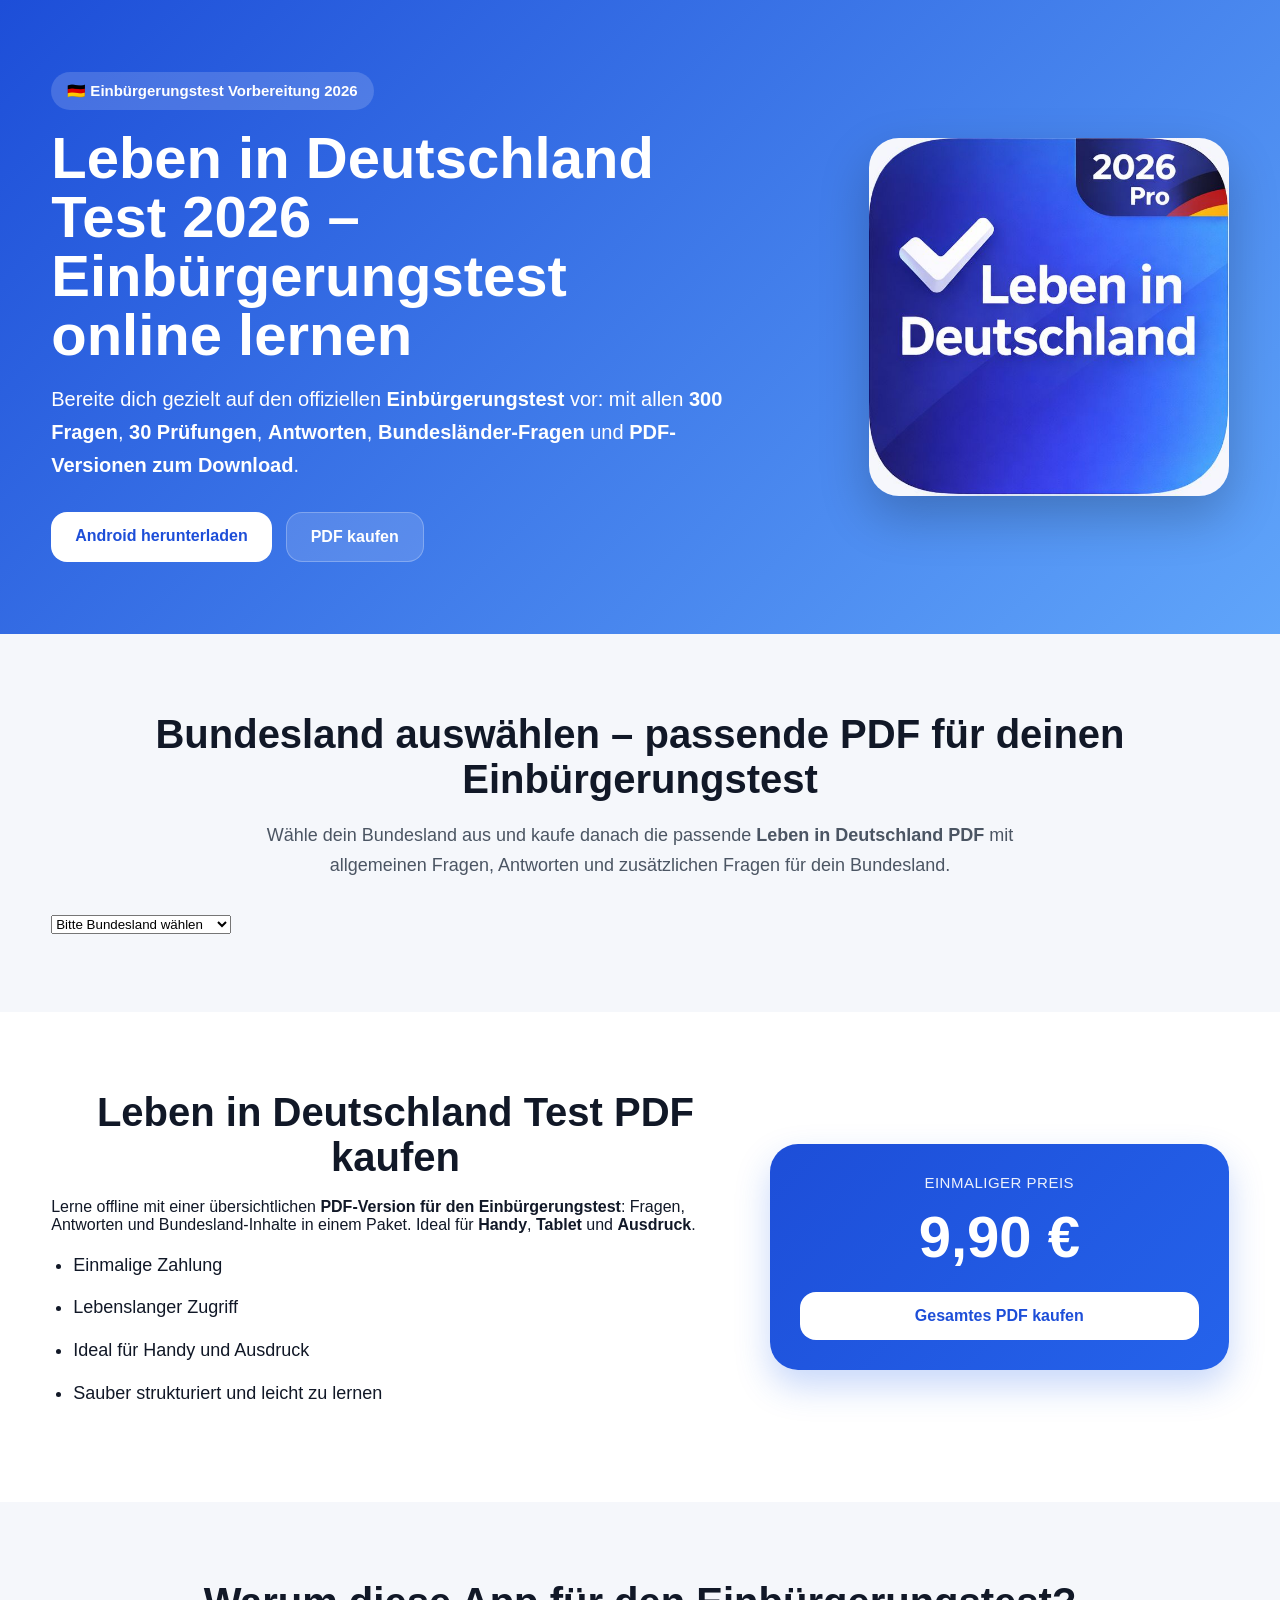
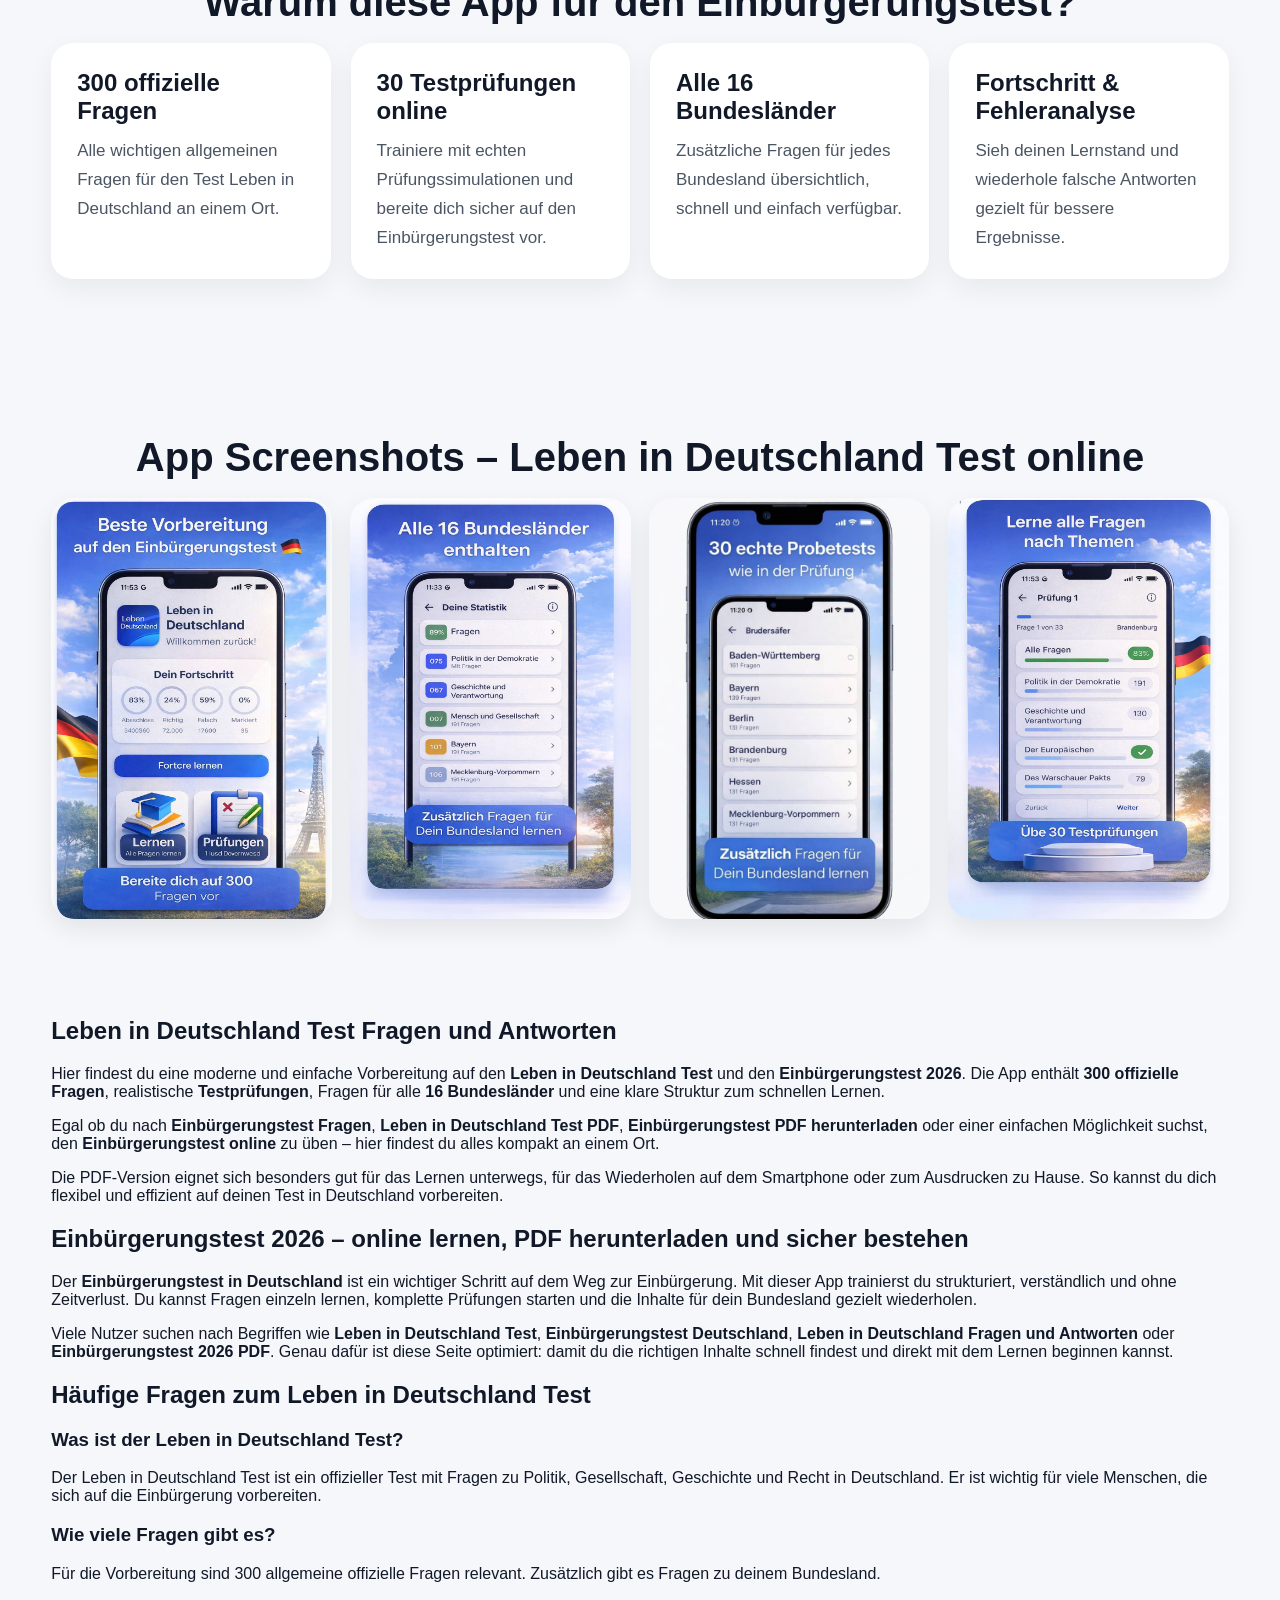
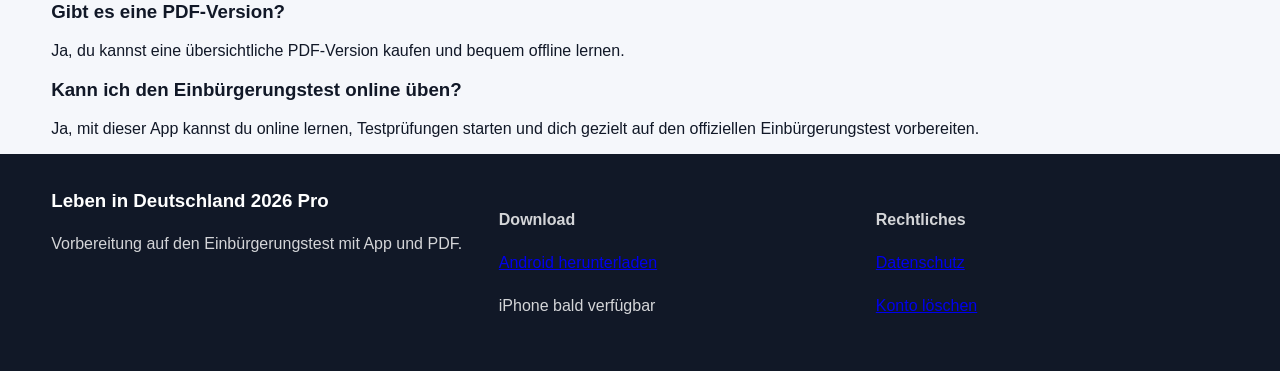
<file: index.html>
<!DOCTYPE html>
<html lang="de">
<head>
  <meta charset="UTF-8" />
  <meta name="viewport" content="width=device-width, initial-scale=1.0" />

  <meta name="google-site-verification" content="UKabABoNslpuBA9yHsxez85sZU-n7hijXNKGL5gckxY" />

  <title>Einbürgerungstest 2026 – Leben in Deutschland Test, Fragen, PDF & Download</title>

  <meta
    name="description"
    content="Leben in Deutschland Test 2026: alle 300 offiziellen Fragen, 30 Prüfungen, alle 16 Bundesländer, Antworten und PDF-Versionen. Jetzt online für den Einbürgerungstest lernen und Android App herunterladen."
  />

  <meta
    name="keywords"
    content="Leben in Deutschland Test, Einbürgerungstest, Einbürgerungstest 2026, Leben in Deutschland Fragen, Einbürgerungstest Fragen und Antworten, Leben in Deutschland Test PDF, Einbürgerungstest PDF, Leben in Deutschland herunterladen, Einbürgerungstest online, Bundesländer Fragen, Deutschland Test 2026"
  />

  <meta name="robots" content="index, follow, max-image-preview:large, max-snippet:-1, max-video-preview:-1" />
  <meta name="author" content="Bakhtovar Valiev" />
  <meta name="language" content="de" />

  <link rel="canonical" href="https://lebendeutschland-test.de/" />

  <link rel="icon" href="/assets/icons/favicon.ico" />
  <link rel="icon" type="image/png" sizes="32x32" href="/assets/icons/favicon-32x32.png" />
  <link rel="icon" type="image/png" sizes="16x16" href="/assets/icons/favicon-16x16.png" />
  <link rel="apple-touch-icon" sizes="180x180" href="/assets/icons/apple-touch-icon.png" />
  <link rel="manifest" href="/site.webmanifest" />

  <meta property="og:locale" content="de_DE" />
  <meta property="og:type" content="website" />
  <meta property="og:site_name" content="Leben in Deutschland Test 2026" />
  <meta property="og:title" content="Einbürgerungstest 2026 – Leben in Deutschland Test, Fragen, PDF & Download" />
  <meta
    property="og:description"
    content="Alle 300 offiziellen Fragen, 30 Prüfungen, alle 16 Bundesländer, PDF-Versionen und Android App zur Vorbereitung auf den Einbürgerungstest."
  />
  <meta property="og:url" content="https://lebendeutschland-test.de/" />
  <meta property="og:image" content="https://lebendeutschland-test.de/assets/icons/android-chrome-512x512.png" />
  <meta property="og:image:width" content="512" />
  <meta property="og:image:height" content="512" />

  <meta name="twitter:card" content="summary_large_image" />
  <meta name="twitter:title" content="Leben in Deutschland Test 2026 – Einbürgerungstest Fragen" />
  <meta
    name="twitter:description"
    content="300 offizielle Fragen, 30 Prüfungen, alle Bundesländer, PDF-Versionen und Android App für den Einbürgerungstest."
  />
  <meta name="twitter:image" content="https://lebendeutschland-test.de/assets/icons/android-chrome-512x512.png" />

  <link rel="stylesheet" href="css/style.css" />

  <script type="application/ld+json">
  {
    "@context": "https://schema.org",
    "@graph": [
      {
        "@type": "WebSite",
        "@id": "https://lebendeutschland-test.de/#website",
        "url": "https://lebendeutschland-test.de/",
        "name": "Leben in Deutschland Test 2026",
        "inLanguage": "de",
        "potentialAction": {
          "@type": "SearchAction",
          "target": "https://lebendeutschland-test.de/?q={search_term_string}",
          "query-input": "required name=search_term_string"
        }
      },
      {
        "@type": "SoftwareApplication",
        "name": "Leben in Deutschland 2026 Pro",
        "alternateName": "Leben in Deutschland Test 2026",
        "applicationCategory": "EducationalApplication",
        "operatingSystem": "Android",
        "description": "Android App zur Vorbereitung auf den Leben in Deutschland Test und Einbürgerungstest 2026 mit 300 offiziellen Fragen, 30 Prüfungen und Bundesländer-Fragen.",
        "url": "https://lebendeutschland-test.de/",
        "downloadUrl": "https://play.google.com/store/apps/details?id=com.leben.app",
        "installUrl": "https://play.google.com/store/apps/details?id=com.leben.app",
        "sameAs": [
          "https://play.google.com/store/apps/details?id=com.leben.app"
        ],
        "image": "https://lebendeutschland-test.de/assets/icons/android-chrome-512x512.png",
        "author": {
          "@type": "Person",
          "name": "Bakhtovar Valiev"
        },
        "offers": {
          "@type": "Offer",
          "price": "0",
          "priceCurrency": "EUR",
          "availability": "https://schema.org/InStock"
        }
      },
      {
        "@type": "FAQPage",
        "mainEntity": [
          {
            "@type": "Question",
            "name": "Was ist der Leben in Deutschland Test?",
            "acceptedAnswer": {
              "@type": "Answer",
              "text": "Der Leben in Deutschland Test ist ein offizieller Test zur Vorbereitung auf die Einbürgerung in Deutschland. Er enthält allgemeine Fragen sowie zusätzliche Fragen für das jeweilige Bundesland."
            }
          },
          {
            "@type": "Question",
            "name": "Wie viele Fragen gibt es für den Einbürgerungstest?",
            "acceptedAnswer": {
              "@type": "Answer",
              "text": "Zur Vorbereitung stehen 300 offizielle allgemeine Fragen sowie zusätzliche Bundesländer-Fragen zur Verfügung."
            }
          },
          {
            "@type": "Question",
            "name": "Gibt es eine PDF-Version zum Download?",
            "acceptedAnswer": {
              "@type": "Answer",
              "text": "Ja, es gibt eine übersichtliche PDF-Version mit Fragen, Antworten und Bundesland-Inhalten für das Lernen auf dem Handy oder als Ausdruck."
            }
          },
          {
            "@type": "Question",
            "name": "Gibt es eine Android App?",
            "acceptedAnswer": {
              "@type": "Answer",
              "text": "Ja, die Android App Leben in Deutschland 2026 Pro ist im Google Play Store verfügbar."
            }
          }
        ]
      }
    ]
  }
  </script>
</head>

<body>

  <header class="hero">
    <div class="container hero-content">
      <div class="hero-text">
        <span class="badge">🇩🇪 Einbürgerungstest Vorbereitung 2026</span>
        <h1>Leben in Deutschland Test 2026 – Einbürgerungstest online lernen</h1>
        <p>
          Bereite dich gezielt auf den offiziellen <strong>Einbürgerungstest</strong> vor:
          mit allen <strong>300 Fragen</strong>, <strong>30 Prüfungen</strong>,
          <strong>Antworten</strong>, <strong>Bundesländer-Fragen</strong> und
          <strong>PDF-Versionen zum Download</strong>.
        </p>

        <div class="hero-buttons">
          <a
            href="https://play.google.com/store/apps/details?id=com.leben.app"
            class="btn btn-primary"
            target="_blank"
            rel="noopener noreferrer"
            aria-label="Android App für Leben in Deutschland Test im Google Play Store herunterladen"
          >
            Android herunterladen
          </a>
          <a href="#pdf-kaufen" class="btn btn-secondary" aria-label="PDF für Leben in Deutschland Test kaufen">
            PDF kaufen
          </a>
        </div>
      </div>

      <div class="hero-image">
        <img
          src="assets/images/app_logo.png"
          alt="Leben in Deutschland Test 2026 App Logo für den Einbürgerungstest"
        />
      </div>
    </div>
  </header>

  <section class="bundeslaender-section" id="bundeslaender">
    <div class="container">
      <h2>Bundesland auswählen – passende PDF für deinen Einbürgerungstest</h2>
      <p class="section-text">
        Wähle dein Bundesland aus und kaufe danach die passende
        <strong>Leben in Deutschland PDF</strong> mit allgemeinen Fragen,
        Antworten und zusätzlichen Fragen für dein Bundesland.
      </p>

      <select id="bundesland-select" class="bundesland-select" aria-label="Bundesland für Einbürgerungstest auswählen">
        <option value="">Bitte Bundesland wählen</option>
        <option>Baden-Württemberg</option>
        <option>Bayern</option>
        <option>Berlin</option>
        <option>Brandenburg</option>
        <option>Bremen</option>
        <option>Hamburg</option>
        <option>Hessen</option>
        <option>Mecklenburg-Vorpommern</option>
        <option>Niedersachsen</option>
        <option>Nordrhein-Westfalen</option>
        <option>Rheinland-Pfalz</option>
        <option>Saarland</option>
        <option>Sachsen</option>
        <option>Sachsen-Anhalt</option>
        <option>Schleswig-Holstein</option>
        <option>Thüringen</option>
      </select>

      <div class="bundesland-card" id="bundesland-card" style="display: none;">
        <h3 id="bundesland-title">Bundesland PDF</h3>
        <p>
          PDF mit allgemeinen Fragen, offiziellen Antworten und zusätzlichen Fragen
          für dein ausgewähltes Bundesland – ideal für die Vorbereitung auf den
          <strong>Einbürgerungstest in Deutschland</strong>.
        </p>
        <div class="mini-price">9,90 €</div>
        <a
          href="https://buy.stripe.com/14AbJ20qF0Sz08CeSN9Ve00"
          id="bundesland-buy-btn"
          class="btn btn-primary"
          target="_blank"
          rel="noopener noreferrer"
          aria-label="Bundesland PDF kaufen"
        >
          PDF kaufen
        </a>
      </div>
    </div>
  </section>

  <section class="pdf-block" id="pdf-kaufen">
    <div class="container pdf-inner">
      <div>
        <h2>Leben in Deutschland Test PDF kaufen</h2>
        <p>
          Lerne offline mit einer übersichtlichen <strong>PDF-Version für den Einbürgerungstest</strong>:
          Fragen, Antworten und Bundesland-Inhalte in einem Paket. Ideal für
          <strong>Handy</strong>, <strong>Tablet</strong> und <strong>Ausdruck</strong>.
        </p>
        <ul class="pdf-list">
          <li>Einmalige Zahlung</li>
          <li>Lebenslanger Zugriff</li>
          <li>Ideal für Handy und Ausdruck</li>
          <li>Sauber strukturiert und leicht zu lernen</li>
        </ul>
      </div>

      <div class="price-card">
        <div class="price-label">Einmaliger Preis</div>
        <div class="price">9,90 €</div>
        <a
          href="https://buy.stripe.com/14AbJ20qF0Sz08CeSN9Ve00"
          id="gesamt-pdf-btn"
          class="btn btn-light btn-full"
          target="_blank"
          rel="noopener noreferrer"
          aria-label="Gesamtes PDF für Leben in Deutschland Test kaufen"
        >
          Gesamtes PDF kaufen
        </a>
      </div>
    </div>
  </section>

  <section class="features" id="warum-app">
    <div class="container">
      <h2>Warum diese App für den Einbürgerungstest?</h2>
      <div class="feature-grid">
        <div class="card">
          <h3>300 offizielle Fragen</h3>
          <p>Alle wichtigen allgemeinen Fragen für den Test Leben in Deutschland an einem Ort.</p>
        </div>
        <div class="card">
          <h3>30 Testprüfungen online</h3>
          <p>Trainiere mit echten Prüfungssimulationen und bereite dich sicher auf den Einbürgerungstest vor.</p>
        </div>
        <div class="card">
          <h3>Alle 16 Bundesländer</h3>
          <p>Zusätzliche Fragen für jedes Bundesland übersichtlich, schnell und einfach verfügbar.</p>
        </div>
        <div class="card">
          <h3>Fortschritt & Fehleranalyse</h3>
          <p>Sieh deinen Lernstand und wiederhole falsche Antworten gezielt für bessere Ergebnisse.</p>
        </div>
      </div>
    </div>
  </section>

  <section class="screenshots">
    <div class="container">
      <h2>App Screenshots – Leben in Deutschland Test online</h2>
      <div class="screenshots-grid">
        <img
          src="assets/screenshots/screen-1.png"
          alt="Leben in Deutschland Test 2026 Screenshot mit Fragen und Antworten"
          loading="lazy"
        />
        <img
          src="assets/screenshots/screen-2.png"
          alt="Einbürgerungstest App Screenshot mit Testprüfung"
          loading="lazy"
        />
        <img
          src="assets/screenshots/screen-3.png"
          alt="Bundesländer Fragen für den Leben in Deutschland Test"
          loading="lazy"
        />
        <img
          src="assets/screenshots/screen-4.png"
          alt="Einbürgerungstest 2026 App Übersicht und Lernfortschritt"
          loading="lazy"
        />
      </div>
    </div>
  </section>

  <section class="seo-text">
    <div class="container">
      <h2>Leben in Deutschland Test Fragen und Antworten</h2>
      <p>
        Hier findest du eine moderne und einfache Vorbereitung auf den
        <strong>Leben in Deutschland Test</strong> und den
        <strong>Einbürgerungstest 2026</strong>. Die App enthält
        <strong>300 offizielle Fragen</strong>, realistische
        <strong>Testprüfungen</strong>, Fragen für alle
        <strong>16 Bundesländer</strong> und eine klare Struktur zum schnellen Lernen.
      </p>
      <p>
        Egal ob du nach <strong>Einbürgerungstest Fragen</strong>,
        <strong>Leben in Deutschland Test PDF</strong>,
        <strong>Einbürgerungstest PDF herunterladen</strong> oder einer
        einfachen Möglichkeit suchst, den <strong>Einbürgerungstest online</strong>
        zu üben – hier findest du alles kompakt an einem Ort.
      </p>
      <p>
        Die PDF-Version eignet sich besonders gut für das Lernen unterwegs,
        für das Wiederholen auf dem Smartphone oder zum Ausdrucken zu Hause.
        So kannst du dich flexibel und effizient auf deinen Test in Deutschland vorbereiten.
      </p>
    </div>
  </section>

  <section class="seo-text">
    <div class="container">
      <h2>Einbürgerungstest 2026 – online lernen, PDF herunterladen und sicher bestehen</h2>
      <p>
        Der <strong>Einbürgerungstest in Deutschland</strong> ist ein wichtiger Schritt
        auf dem Weg zur Einbürgerung. Mit dieser App trainierst du strukturiert,
        verständlich und ohne Zeitverlust. Du kannst Fragen einzeln lernen,
        komplette Prüfungen starten und die Inhalte für dein Bundesland gezielt wiederholen.
      </p>
      <p>
        Viele Nutzer suchen nach Begriffen wie <strong>Leben in Deutschland Test</strong>,
        <strong>Einbürgerungstest Deutschland</strong>,
        <strong>Leben in Deutschland Fragen und Antworten</strong> oder
        <strong>Einbürgerungstest 2026 PDF</strong>. Genau dafür ist diese Seite optimiert:
        damit du die richtigen Inhalte schnell findest und direkt mit dem Lernen beginnen kannst.
      </p>
    </div>
  </section>

  <section class="seo-text">
    <div class="container">
      <h2>Häufige Fragen zum Leben in Deutschland Test</h2>

      <h3>Was ist der Leben in Deutschland Test?</h3>
      <p>
        Der Leben in Deutschland Test ist ein offizieller Test mit Fragen zu Politik,
        Gesellschaft, Geschichte und Recht in Deutschland. Er ist wichtig für viele Menschen,
        die sich auf die Einbürgerung vorbereiten.
      </p>

      <h3>Wie viele Fragen gibt es?</h3>
      <p>
        Für die Vorbereitung sind 300 allgemeine offizielle Fragen relevant.
        Zusätzlich gibt es Fragen zu deinem Bundesland.
      </p>

      <h3>Gibt es eine PDF-Version?</h3>
      <p>
        Ja, du kannst eine übersichtliche PDF-Version kaufen und bequem offline lernen.
      </p>

      <h3>Kann ich den Einbürgerungstest online üben?</h3>
      <p>
        Ja, mit dieser App kannst du online lernen, Testprüfungen starten und dich
        gezielt auf den offiziellen Einbürgerungstest vorbereiten.
      </p>
    </div>
  </section>

  <footer class="footer">
    <div class="container footer-inner">
      <div>
        <h3>Leben in Deutschland 2026 Pro</h3>
        <p>Vorbereitung auf den Einbürgerungstest mit App und PDF.</p>
      </div>

      <div>
        <p><strong>Download</strong></p>
        <p>
          <a
            href="https://play.google.com/store/apps/details?id=com.leben.app"
            target="_blank"
            rel="noopener noreferrer"
          >
            Android herunterladen
          </a>
        </p>
        <p>iPhone bald verfügbar</p>
      </div>

      <div>
        <p><strong>Rechtliches</strong></p>
        <p><a href="privacy.html">Datenschutz</a></p>
        <p><a href="delete-account.html">Konto löschen</a></p>
      </div>
    </div>
  </footer>

  <script src="js/main.js"></script>

</body>
</html>
</file>
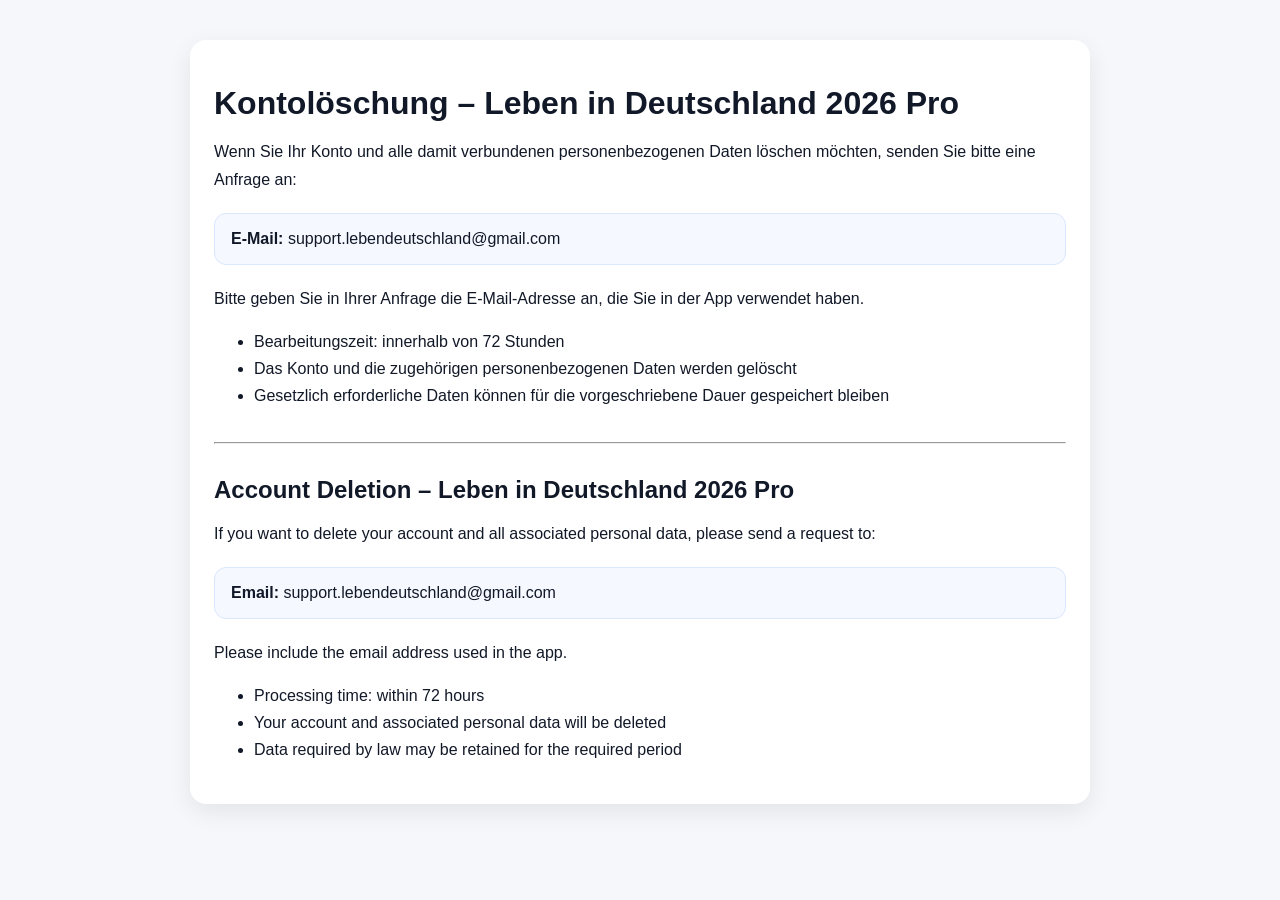
<file: delete-account.html>
<!DOCTYPE html>
<html lang="de">
<head>
  <meta charset="UTF-8" />
  <meta name="viewport" content="width=device-width, initial-scale=1.0" />
  <title>Kontolöschung – Leben in Deutschland Test DE</title>
  <meta name="description" content="Anfrage zur Löschung des Kontos und aller verbundenen Daten für die App Leben in Deutschland 2026 Pro." />
  <link rel="stylesheet" href="css/style.css" />
  <style>
    .delete-wrap{
      max-width: 900px;
      margin: 40px auto;
      padding: 24px;
      background: #fff;
      border-radius: 16px;
      box-shadow: 0 8px 24px rgba(0,0,0,.08);
    }
    .delete-wrap h1, .delete-wrap h2{
      margin-bottom: 16px;
    }
    .delete-box{
      background: #f5f8ff;
      border: 1px solid #dbe7ff;
      padding: 16px;
      border-radius: 12px;
      margin: 20px 0;
    }
    .delete-wrap p, .delete-wrap li{
      line-height: 1.7;
    }
  </style>
</head>
<body>
  <main class="delete-wrap">
    <h1>Kontolöschung – Leben in Deutschland 2026 Pro</h1>

    <p>
      Wenn Sie Ihr Konto und alle damit verbundenen personenbezogenen Daten löschen möchten,
      senden Sie bitte eine Anfrage an:
    </p>

    <div class="delete-box">
      <strong>E-Mail:</strong> support.lebendeutschland@gmail.com
    </div>

    <p>
      Bitte geben Sie in Ihrer Anfrage die E-Mail-Adresse an, die Sie in der App verwendet haben.
    </p>

    <ul>
      <li>Bearbeitungszeit: innerhalb von 72 Stunden</li>
      <li>Das Konto und die zugehörigen personenbezogenen Daten werden gelöscht</li>
      <li>Gesetzlich erforderliche Daten können für die vorgeschriebene Dauer gespeichert bleiben</li>
    </ul>

    <hr style="margin:32px 0;">

    <h2>Account Deletion – Leben in Deutschland 2026 Pro</h2>

    <p>
      If you want to delete your account and all associated personal data,
      please send a request to:
    </p>

    <div class="delete-box">
      <strong>Email:</strong> support.lebendeutschland@gmail.com
    </div>

    <p>Please include the email address used in the app.</p>

    <ul>
      <li>Processing time: within 72 hours</li>
      <li>Your account and associated personal data will be deleted</li>
      <li>Data required by law may be retained for the required period</li>
    </ul>
  </main>
</body>
</html>
</file>
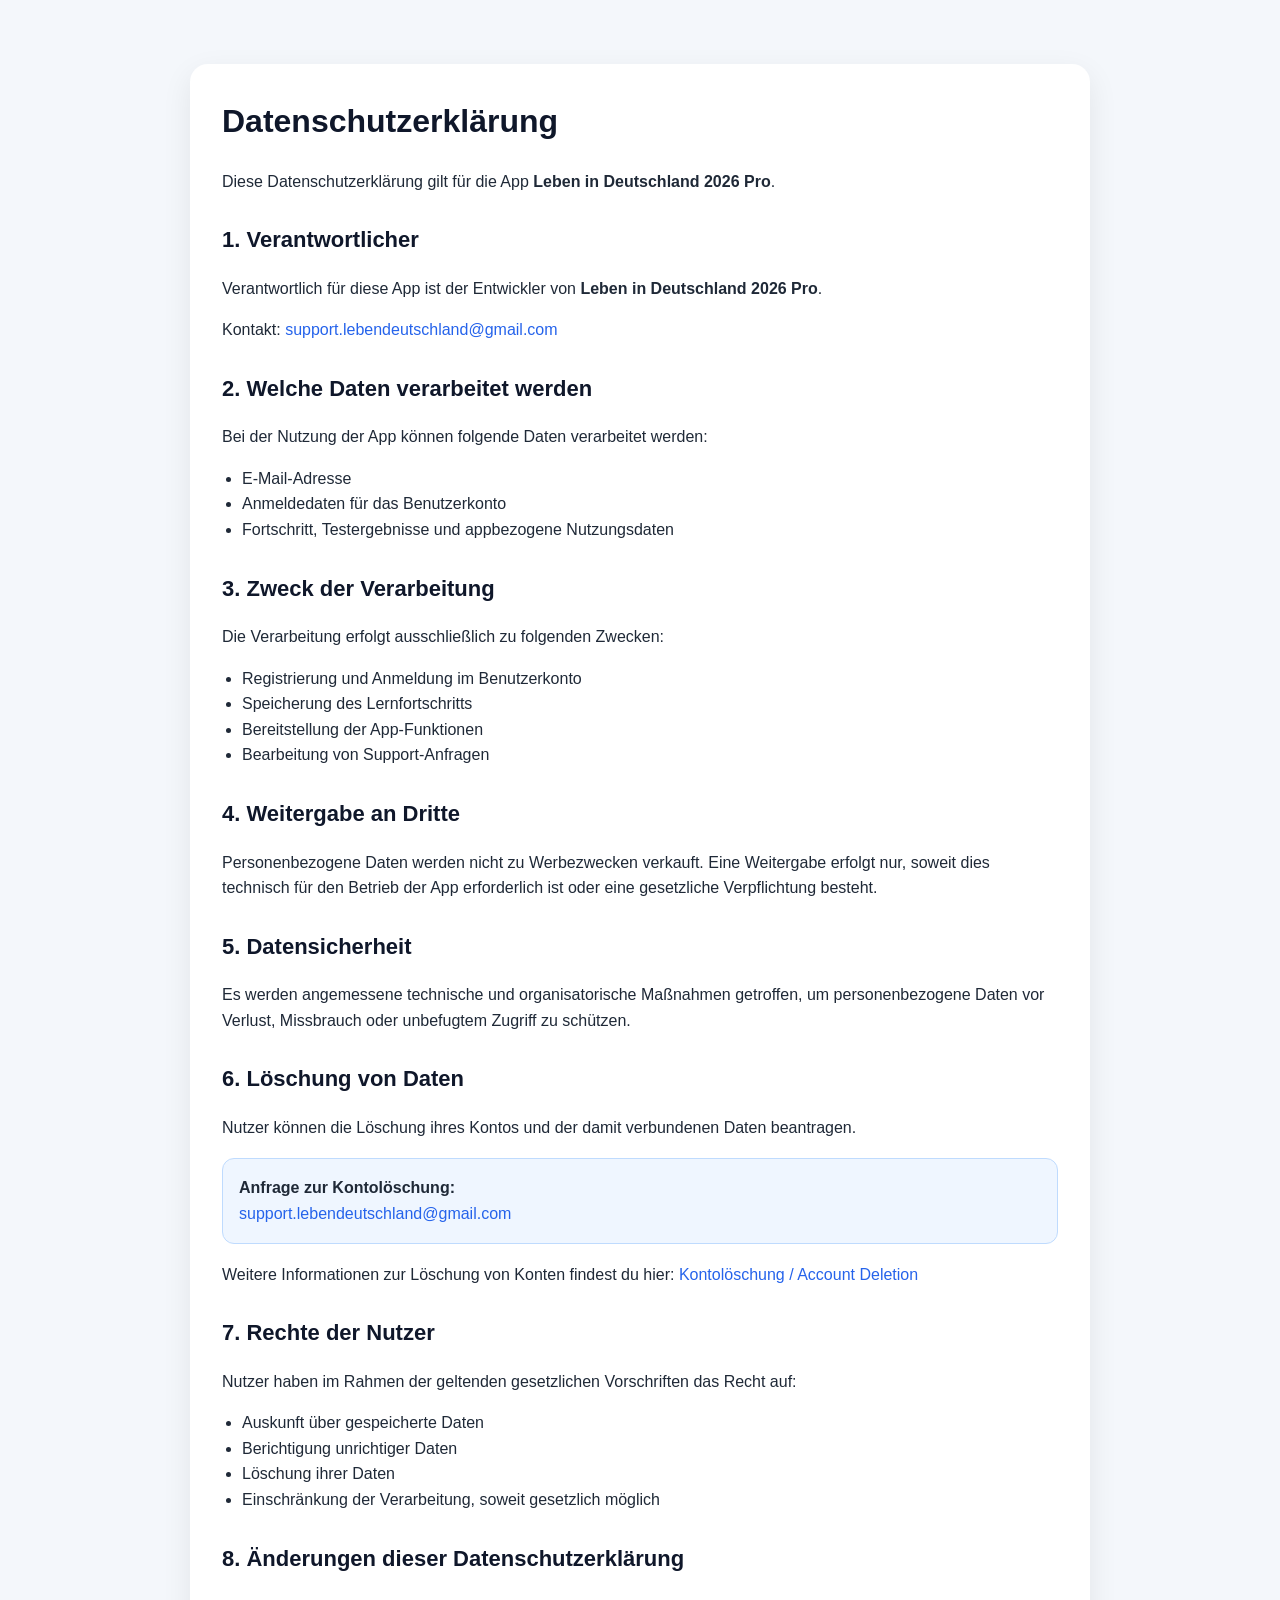
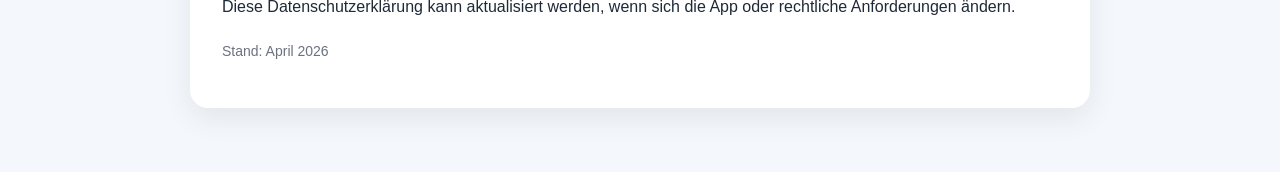
<file: privacy.html>
<!DOCTYPE html>
<html lang="de">
<head>
  <meta charset="UTF-8" />
  <meta name="viewport" content="width=device-width, initial-scale=1.0" />
  <title>Datenschutzerklärung – Leben in Deutschland 2026 Pro</title>
  <meta
    name="description"
    content="Datenschutzerklärung für die App Leben in Deutschland 2026 Pro."
  />
  <style>
    body {
      margin: 0;
      font-family: Arial, sans-serif;
      background: #f4f7fb;
      color: #1f2937;
      line-height: 1.6;
    }

    .wrap {
      max-width: 900px;
      margin: 40px auto;
      padding: 24px;
    }

    .card {
      background: #ffffff;
      border-radius: 18px;
      padding: 32px;
      box-shadow: 0 10px 30px rgba(0,0,0,0.08);
    }

    h1, h2 {
      color: #0f172a;
    }

    h1 {
      font-size: 32px;
      margin-top: 0;
    }

    h2 {
      margin-top: 28px;
      font-size: 22px;
    }

    p, li {
      font-size: 16px;
    }

    a {
      color: #2563eb;
      text-decoration: none;
    }

    a:hover {
      text-decoration: underline;
    }

    .muted {
      color: #6b7280;
      font-size: 14px;
      margin-top: 20px;
    }

    ul {
      padding-left: 20px;
    }

    .box {
      background: #eff6ff;
      border: 1px solid #bfdbfe;
      padding: 16px;
      border-radius: 12px;
      margin: 18px 0;
    }
  </style>
</head>
<body>
  <div class="wrap">
    <div class="card">
      <h1>Datenschutzerklärung</h1>
      <p>
        Diese Datenschutzerklärung gilt für die App
        <strong>Leben in Deutschland 2026 Pro</strong>.
      </p>

      <h2>1. Verantwortlicher</h2>
      <p>
        Verantwortlich für diese App ist der Entwickler von
        <strong>Leben in Deutschland 2026 Pro</strong>.
      </p>
      <p>
        Kontakt:
        <a href="mailto:support.lebendeutschland@gmail.com">support.lebendeutschland@gmail.com</a>
      </p>

      <h2>2. Welche Daten verarbeitet werden</h2>
      <p>
        Bei der Nutzung der App können folgende Daten verarbeitet werden:
      </p>
      <ul>
        <li>E-Mail-Adresse</li>
        <li>Anmeldedaten für das Benutzerkonto</li>
        <li>Fortschritt, Testergebnisse und appbezogene Nutzungsdaten</li>
      </ul>

      <h2>3. Zweck der Verarbeitung</h2>
      <p>Die Verarbeitung erfolgt ausschließlich zu folgenden Zwecken:</p>
      <ul>
        <li>Registrierung und Anmeldung im Benutzerkonto</li>
        <li>Speicherung des Lernfortschritts</li>
        <li>Bereitstellung der App-Funktionen</li>
        <li>Bearbeitung von Support-Anfragen</li>
      </ul>

      <h2>4. Weitergabe an Dritte</h2>
      <p>
        Personenbezogene Daten werden nicht zu Werbezwecken verkauft.
        Eine Weitergabe erfolgt nur, soweit dies technisch für den Betrieb
        der App erforderlich ist oder eine gesetzliche Verpflichtung besteht.
      </p>

      <h2>5. Datensicherheit</h2>
      <p>
        Es werden angemessene technische und organisatorische Maßnahmen getroffen,
        um personenbezogene Daten vor Verlust, Missbrauch oder unbefugtem Zugriff
        zu schützen.
      </p>

      <h2>6. Löschung von Daten</h2>
      <p>
        Nutzer können die Löschung ihres Kontos und der damit verbundenen Daten
        beantragen.
      </p>

      <div class="box">
        <strong>Anfrage zur Kontolöschung:</strong><br />
        <a href="mailto:support.lebendeutschland@gmail.com">support.lebendeutschland@gmail.com</a>
      </div>

      <p>
        Weitere Informationen zur Löschung von Konten findest du hier:
        <a href="/delete-account.html">Kontolöschung / Account Deletion</a>
      </p>

      <h2>7. Rechte der Nutzer</h2>
      <p>
        Nutzer haben im Rahmen der geltenden gesetzlichen Vorschriften das Recht auf:
      </p>
      <ul>
        <li>Auskunft über gespeicherte Daten</li>
        <li>Berichtigung unrichtiger Daten</li>
        <li>Löschung ihrer Daten</li>
        <li>Einschränkung der Verarbeitung, soweit gesetzlich möglich</li>
      </ul>

      <h2>8. Änderungen dieser Datenschutzerklärung</h2>
      <p>
        Diese Datenschutzerklärung kann aktualisiert werden, wenn sich die App
        oder rechtliche Anforderungen ändern.
      </p>

      <p class="muted">
        Stand: April 2026
      </p>
    </div>
  </div>
</body>
</html>
</file>
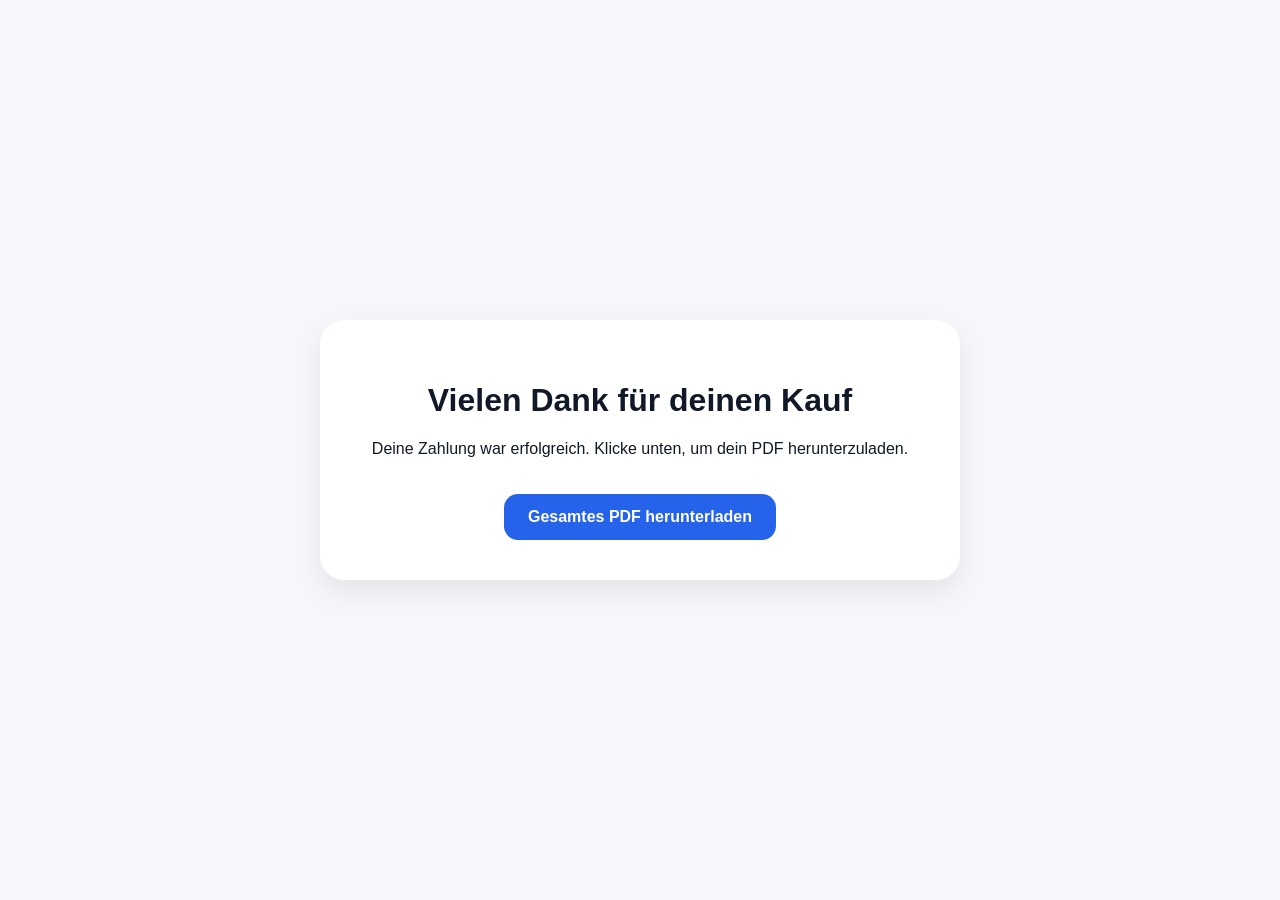
<file: success-gesamt.html>
<!DOCTYPE html>
<html lang="de">
<head>
  <meta charset="UTF-8" />
  <meta name="viewport" content="width=device-width, initial-scale=1.0"/>
  <title>Vielen Dank</title>
  <style>
    body {
      margin: 0;
      font-family: Arial, sans-serif;
      background: #f5f7fb;
      color: #111827;
      display: flex;
      justify-content: center;
      align-items: center;
      min-height: 100vh;
    }
    .card {
      background: white;
      padding: 40px;
      border-radius: 24px;
      box-shadow: 0 12px 30px rgba(0,0,0,0.08);
      max-width: 560px;
      width: 92%;
      text-align: center;
    }
    .btn {
      display: inline-block;
      margin-top: 20px;
      padding: 14px 24px;
      background: #2563eb;
      color: white;
      text-decoration: none;
      border-radius: 14px;
      font-weight: 700;
    }
  </style>
</head>
<body>
  <div class="card">
    <h1>Vielen Dank für deinen Kauf</h1>
    <p>Deine Zahlung war erfolgreich. Klicke unten, um dein PDF herunterzuladen.</p>
    <a class="btn" href="/assets/pdfs/gesamt-pdf.pdf" target="_blank" rel="noopener noreferrer">
      Gesamtes PDF herunterladen
    </a>
  </div>
</body>
</html>
</file>
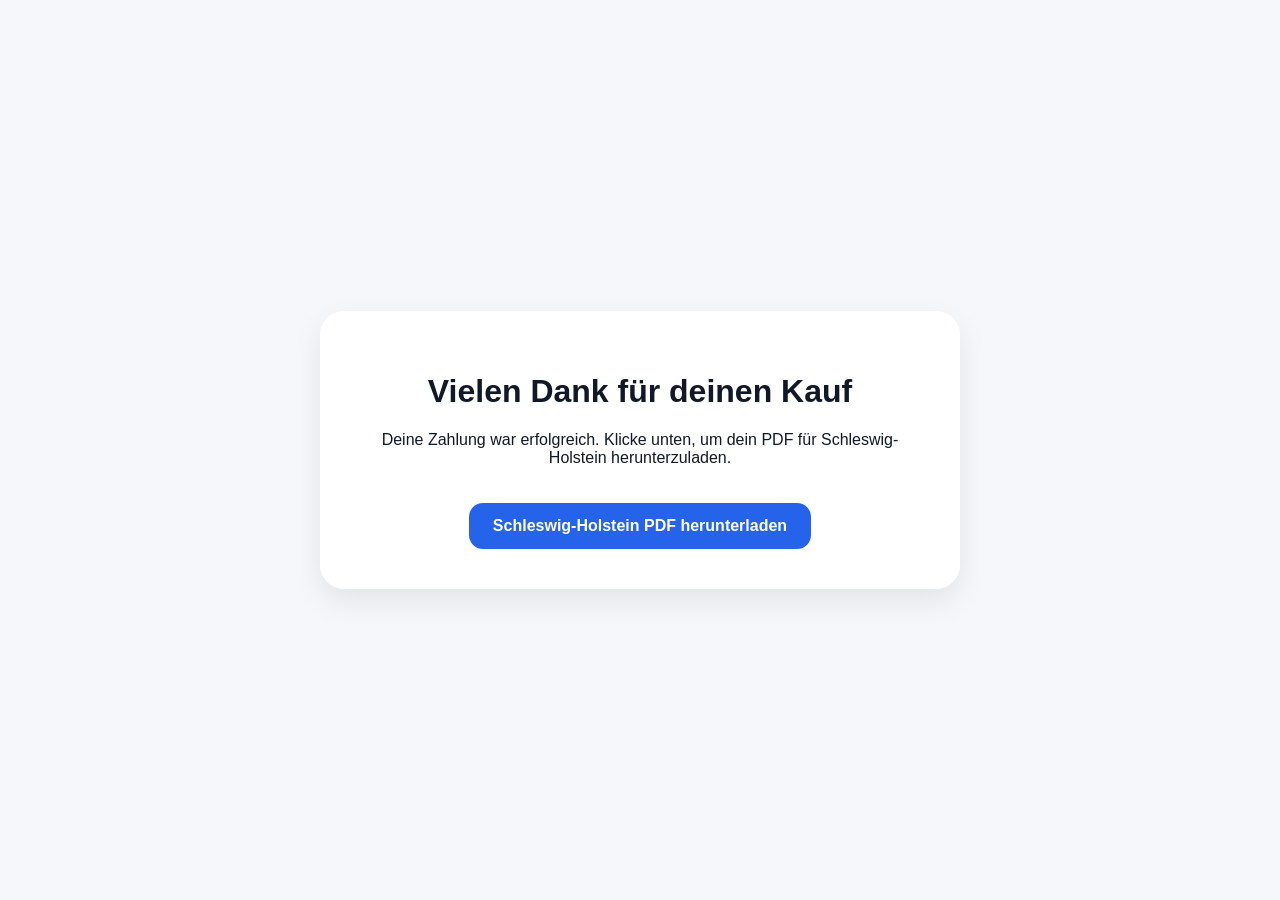
<file: success-schleswig-holstein.html>
<!DOCTYPE html>
<html lang="de">
<head>
  <meta charset="UTF-8" />
  <meta name="viewport" content="width=device-width, initial-scale=1.0"/>
  <title>Vielen Dank</title>
  <style>
    body {
      margin: 0;
      font-family: Arial, sans-serif;
      background: #f5f7fb;
      color: #111827;
      display: flex;
      justify-content: center;
      align-items: center;
      min-height: 100vh;
    }
    .card {
      background: white;
      padding: 40px;
      border-radius: 24px;
      box-shadow: 0 12px 30px rgba(0,0,0,0.08);
      max-width: 560px;
      width: 92%;
      text-align: center;
    }
    .btn {
      display: inline-block;
      margin-top: 20px;
      padding: 14px 24px;
      background: #2563eb;
      color: white;
      text-decoration: none;
      border-radius: 14px;
      font-weight: 700;
    }
  </style>
</head>
<body>
  <div class="card">
    <h1>Vielen Dank für deinen Kauf</h1>
    <p>Deine Zahlung war erfolgreich. Klicke unten, um dein PDF für Schleswig-Holstein herunterzuladen.</p>
    <a class="btn" href="/assets/pdfs/schleswig-holstein.pdf" target="_blank" rel="noopener noreferrer">
      Schleswig-Holstein PDF herunterladen
    </a>
  </div>
</body>
</html>
</file>
<file: css/style.css>
* {
  box-sizing: border-box;
}

html {
  scroll-behavior: smooth;
}

body {
  margin: 0;
  font-family: Arial, sans-serif;
  background: #f5f7fb;
  color: #111827;
}

img {
  max-width: 100%;
  display: block;
}

.container {
  width: min(1180px, 92%);
  margin: 0 auto;
}

.hero {
  background: linear-gradient(135deg, #1d4ed8, #60a5fa);
  color: white;
  padding: 72px 0;
}

.hero-content {
  display: grid;
  grid-template-columns: 1.2fr 0.8fr;
  gap: 36px;
  align-items: center;
}

.badge {
  display: inline-block;
  padding: 10px 16px;
  border-radius: 999px;
  background: rgba(255, 255, 255, 0.16);
  margin-bottom: 18px;
  font-weight: 700;
  font-size: 15px;
}

.hero h1 {
  margin: 0 0 18px;
  font-size: 58px;
  line-height: 1.02;
}

.hero p {
  font-size: 20px;
  line-height: 1.65;
  max-width: 700px;
  margin: 0;
}

.hero-buttons {
  display: flex;
  flex-wrap: wrap;
  gap: 14px;
  margin-top: 30px;
}

.btn {
  display: inline-block;
  text-decoration: none;
  padding: 15px 24px;
  border-radius: 16px;
  font-weight: 700;
  transition: all 0.2s ease;
  border: none;
  cursor: pointer;
}

.btn:hover {
  transform: translateY(-2px);
}

.btn-primary {
  background: white;
  color: #1d4ed8;
}

.btn-secondary {
  background: rgba(255, 255, 255, 0.14);
  color: white;
  border: 1px solid rgba(255, 255, 255, 0.25);
}

.btn-light {
  background: white;
  color: #1d4ed8;
}

.btn-full {
  width: 100%;
  text-align: center;
}

.hero-image img {
  width: 100%;
  max-width: 360px;
  margin-left: auto;
  border-radius: 30px;
  box-shadow: 0 20px 50px rgba(0, 0, 0, 0.22);
}

.features,
.screenshots,
.pdf-block,
.bundeslaender-section {
  padding: 78px 0;
}

.features h2,
.screenshots h2,
.pdf-block h2,
.bundeslaender-section h2 {
  text-align: center;
  margin: 0 0 18px;
  font-size: 40px;
}

.section-text {
  text-align: center;
  max-width: 760px;
  margin: 0 auto 34px;
  color: #4b5563;
  font-size: 18px;
  line-height: 1.7;
}

.bundeslaender-grid {
  display: grid;
  grid-template-columns: repeat(4, 1fr);
  gap: 14px;
  margin-bottom: 34px;
}

.bundesland-btn {
  padding: 16px 18px;
  border: none;
  border-radius: 16px;
  background: white;
  box-shadow: 0 10px 24px rgba(0, 0, 0, 0.06);
  font-size: 16px;
  font-weight: 700;
  color: #111827;
  cursor: pointer;
  transition: all 0.2s ease;
}

.bundesland-btn:hover {
  transform: translateY(-2px);
  background: #eef4ff;
}

.bundesland-card {
  max-width: 420px;
  margin: 0 auto;
  background: linear-gradient(135deg, #1d4ed8, #2563eb);
  color: white;
  padding: 28px;
  border-radius: 24px;
  text-align: center;
  box-shadow: 0 16px 34px rgba(37, 99, 235, 0.24);
}

.bundesland-card h3 {
  margin-top: 0;
  margin-bottom: 10px;
  font-size: 30px;
}

.bundesland-card p {
  margin-bottom: 18px;
  line-height: 1.6;
}

.mini-price {
  font-size: 38px;
  font-weight: 800;
  margin-bottom: 20px;
}

.feature-grid {
  display: grid;
  grid-template-columns: repeat(4, 1fr);
  gap: 20px;
}

.card {
  background: white;
  padding: 26px;
  border-radius: 22px;
  box-shadow: 0 10px 28px rgba(0, 0, 0, 0.06);
}

.card h3 {
  margin-top: 0;
  margin-bottom: 12px;
  font-size: 24px;
}

.card p {
  margin: 0;
  font-size: 17px;
  line-height: 1.7;
  color: #4b5563;
}

.pdf-inner {
  display: grid;
  grid-template-columns: 1.2fr 0.8fr;
  gap: 30px;
  align-items: center;
}

.pdf-block {
  background: #ffffff;
}

.pdf-list {
  padding-left: 22px;
}

.pdf-list li {
  margin-bottom: 12px;
  font-size: 18px;
  line-height: 1.7;
}

.price-card {
  background: linear-gradient(135deg, #1d4ed8, #2563eb);
  color: white;
  padding: 30px;
  border-radius: 28px;
  text-align: center;
  box-shadow: 0 16px 34px rgba(37, 99, 235, 0.25);
}

.price-label {
  font-size: 15px;
  opacity: 0.92;
  margin-bottom: 12px;
  text-transform: uppercase;
  letter-spacing: 0.5px;
}

.price {
  font-size: 58px;
  font-weight: 800;
  margin-bottom: 22px;
}

.screenshots-grid {
  display: grid;
  grid-template-columns: repeat(4, 1fr);
  gap: 18px;
}

.screenshots-grid img {
  border-radius: 24px;
  box-shadow: 0 10px 26px rgba(0, 0, 0, 0.08);
}

.footer {
  background: #111827;
  color: white;
  padding: 36px 0;
}

.footer-inner {
  display: grid;
  grid-template-columns: 1.2fr 1fr 1fr;
  gap: 24px;
}

.footer h3 {
  margin-top: 0;
}

.footer p {
  color: rgba(255,255,255,0.82);
  line-height: 1.7;
}

@media (max-width: 980px) {
  .hero-content,
  .pdf-inner,
  .feature-grid,
  .screenshots-grid,
  .bundeslaender-grid,
  .footer-inner {
    grid-template-columns: 1fr;
  }

  .hero h1 {
    font-size: 42px;
  }

  .hero-image img {
    margin: 0 auto;
  }

  .features h2,
  .screenshots h2,
  .pdf-block h2,
  .bundeslaender-section h2 {
    font-size: 32px;
  }
}

.bundesland-btn.active {
  background: linear-gradient(135deg, #1d4ed8, #2563eb);
  color: white;
  box-shadow: 0 8px 20px rgba(37, 99, 235, 0.3);
}
</file>
